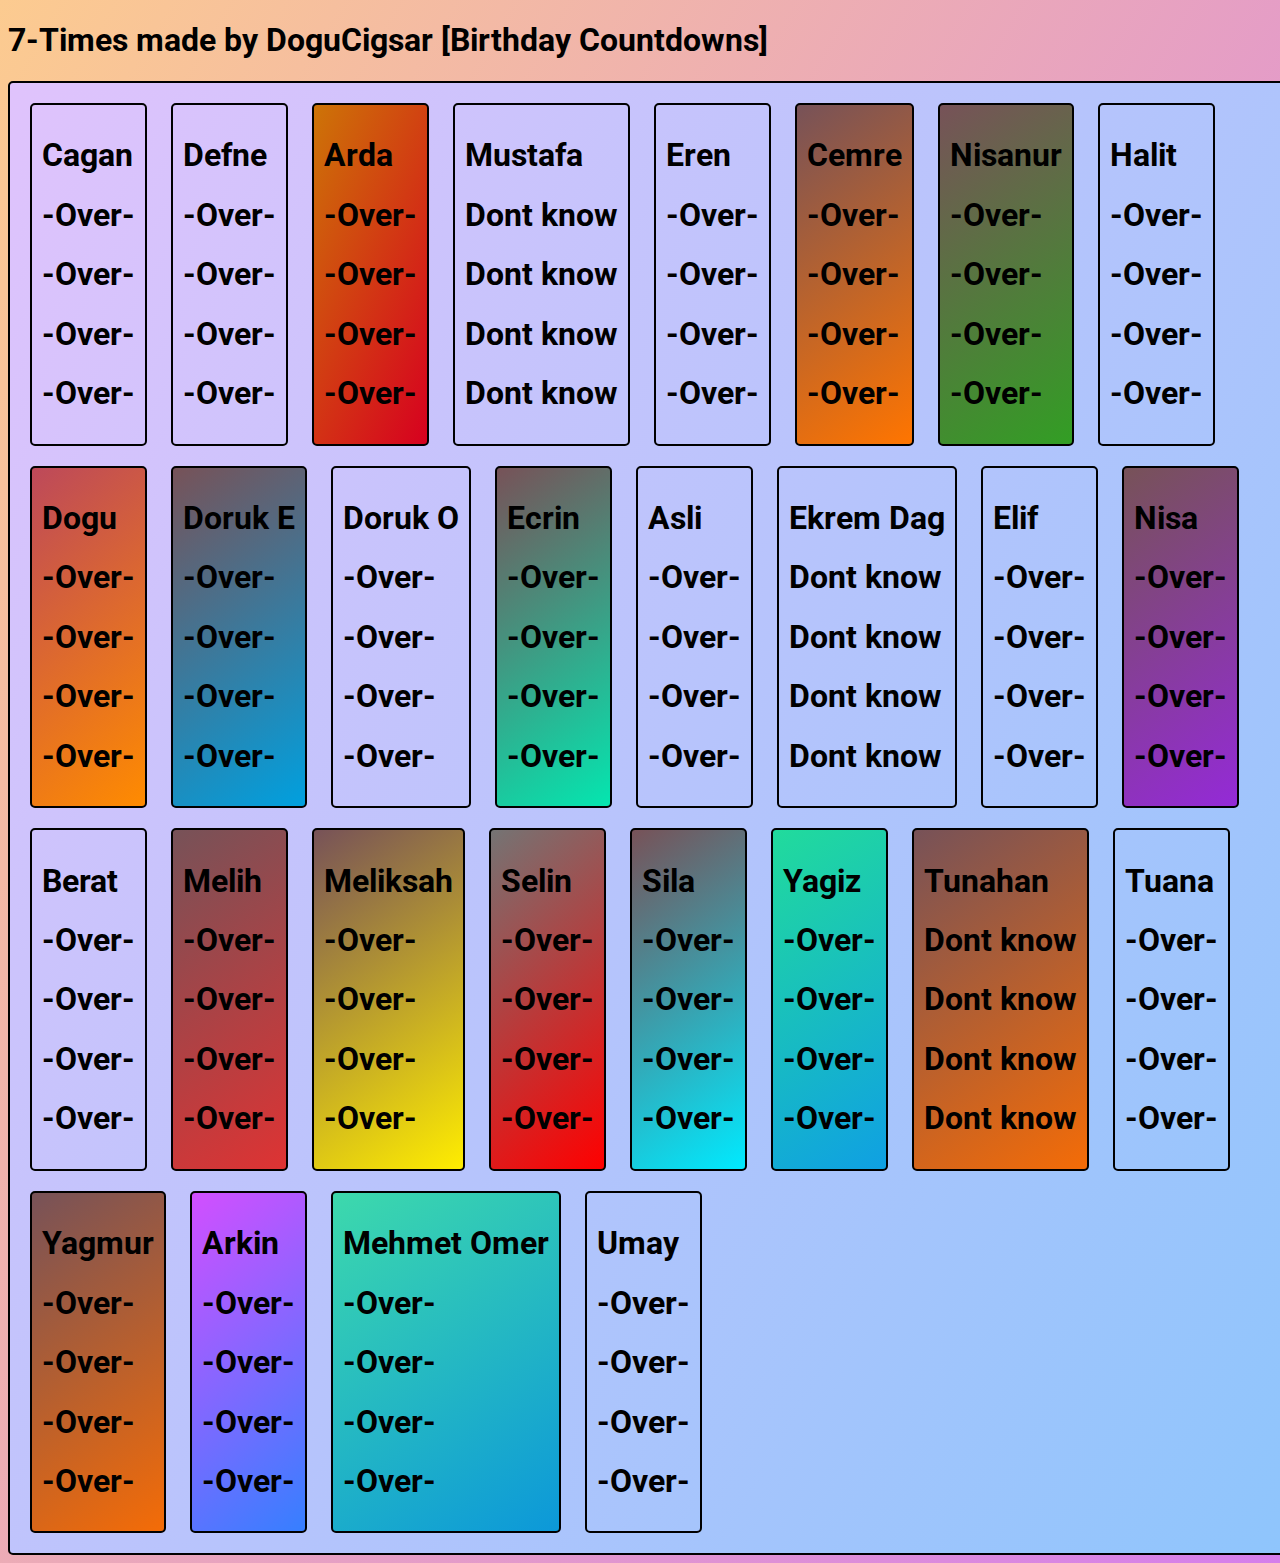
<file: birthday/index.html>
<!DOCTYPE html>
<html lang="en">
<head>
    <meta charset="UTF-8">
    <meta http-equiv="X-UA-Compatible" content="IE=edge">
    <meta name="viewport" content="width=device-width, initial-scale=1.0">
    <script src="./script.js"></script>
    <link rel="preconnect" href="https://fonts.googleapis.com">
<link rel="preconnect" href="https://fonts.gstatic.com" crossorigin>
<link href="https://fonts.googleapis.com/css2?family=Roboto&display=swap" rel="stylesheet">
<link rel="stylesheet" href="./style.css">
    <title>Project Ocean</title>
    <link rel="icon" type="image/x-icon" href="../favicon.png">
</head>
<body> 
    <h1>7-Times made by DoguCigsar [Birthday Countdowns]</h1>
    <div class="container">
        <div class="cagan">
            <h1>    Cagan</h1>
            <h1 id="cagan-day" class="left-text">0</h1>
            <h1 id="cagan-hour" class="left-text">0</h1>
            <h1 id="cagan-minute" class="left-text">0</h1>
            <h1 id="cagan-second" class="left-text">0</h1>
        </div>
        <div class="defne">
            <h1>Defne</h1>
            <h1 id="defne-day" class="left-text">0</h1>
            <h1 id="defne-hour" class="left-text">0</h1>
            <h1 id="defne-minute" class="left-text">0</h1>
            <h1 id="defne-second" class="left-text">0</h1>
        </div>
        <div class="arda">
            <h1>Arda</h1>
            <h1 id="arda-day" class="left-text">0</h1>
            <h1 id="arda-hour" class="left-text">0</h1>
            <h1 id="arda-minute" class="left-text">0</h1>
            <h1 id="arda-second" class="left-text">0</h1>
        </div>
        <div class="mustafa">
            <h1>Mustafa</h1>
            <h1 id="mustafa-day" class="left-text">0</h1>
            <h1 id="mustafa-hour" class="left-text">0</h1>
            <h1 id="mustafa-minute" class="left-text">0</h1>
            <h1 id="mustafa-second" class="left-text">0</h1>
        </div>
        <div class="eren">
            <h1>Eren</h1>
            <h1 id="eren-day" class="left-text">0</h1>
            <h1 id="eren-hour" class="left-text">0</h1>
            <h1 id="eren-minute" class="left-text">0</h1>
            <h1 id="eren-second" class="left-text">0</h1>
        </div>
        <div class="cemre">
            <h1>Cemre</h1>
            <h1 id="cemre-day" class="left-text">0</h1>
            <h1 id="cemre-hour" class="left-text">0</h1>
            <h1 id="cemre-minute" class="left-text">0</h1>
            <h1 id="cemre-second" class="left-text">0</h1>
        </div>
        <div class="nisanur">
            <h1>Nisanur</h1>
            <h1 id="nisanur-day" class="left-text">0</h1>
            <h1 id="nisanur-hour" class="left-text">0</h1>
            <h1 id="nisanur-minute" class="left-text">0</h1>
            <h1 id="nisanur-second" class="left-text">0</h1>
        </div>
        <div class="halit">
            <h1>Halit</h1>
            <h1 id="halit-day" class="left-text">0</h1>
            <h1 id="halit-hour" class="left-text">0</h1>
            <h1 id="halit-minute" class="left-text">0</h1>
            <h1 id="halit-second" class="left-text">0</h1>
        </div>
        <div class="dogu">
            <h1>Dogu</h1>
            <h1 id="dogu-day" class="left-text">0</h1>
            <h1 id="dogu-hour" class="left-text">0</h1>
            <h1 id="dogu-minute" class="left-text">0</h1>
            <h1 id="dogu-second" class="left-text">0</h1>
        </div>
        <div class="doruk-e">
            <h1>Doruk E</h1>
            <h1 id="doruk-e-day" class="left-text">0</h1>
            <h1 id="doruk-e-hour" class="left-text">0</h1>
            <h1 id="doruk-e-minute" class="left-text">0</h1>
            <h1 id="doruk-e-second" class="left-text">0</h1>
        </div>
        <div class="doruk-o">
            <h1>Doruk O</h1>
            <h1 id="doruk-o-day" class="left-text">0</h1>
            <h1 id="doruk-o-hour" class="left-text">0</h1>
            <h1 id="doruk-o-minute" class="left-text">0</h1>
            <h1 id="doruk-o-second" class="left-text">0</h1>
        </div>
        <div class="ecrin">
            <h1>Ecrin</h1>
            <h1 id="ecrin-day" class="left-text">0</h1>
            <h1 id="ecrin-hour" class="left-text">0</h1>
            <h1 id="ecrin-minute" class="left-text">0</h1>
            <h1 id="ecrin-second" class="left-text">0</h1>
        </div>
        <div class="asli">
            <h1>Asli</h1>
            <h1 id="asli-day" class="left-text">0</h1>
            <h1 id="asli-hour" class="left-text">0</h1>
            <h1 id="asli-minute" class="left-text">0</h1>
            <h1 id="asli-second" class="left-text">0</h1>
        </div>
        <div class="ekremdag">
            <h1>Ekrem Dag</h1>
            <h1 id="ekremdag-day" class="left-text">0</h1>
            <h1 id="ekremdag-hour" class="left-text">0</h1>
            <h1 id="ekremdag-minute" class="left-text">0</h1>
            <h1 id="ekremdag-second" class="left-text">0</h1>
        </div>
        <div class="elif">
            <h1>    Elif</h1>
            <h1 id="elif-day" class="left-text">0</h1>
            <h1 id="elif-hour" class="left-text">0</h1>
            <h1 id="elif-minute" class="left-text">0</h1>
            <h1 id="elif-second" class="left-text">0</h1>
        </div>
        <div class="nisa">
            <h1>    Nisa</h1>
            <h1 id="nisa-day" class="left-text">0</h1>
            <h1 id="nisa-hour" class="left-text">0</h1>
            <h1 id="nisa-minute" class="left-text">0</h1>
            <h1 id="nisa-second" class="left-text">0</h1>
        </div>
        <div class="berat">
            <h1>    Berat</h1>
            <h1 id="berat-day" class="left-text">0</h1>
            <h1 id="berat-hour" class="left-text">0</h1>
            <h1 id="berat-minute" class="left-text">0</h1>
            <h1 id="berat-second" class="left-text">0</h1>
        </div>
        <div class="melih">
            <h1>    Melih</h1>
            <h1 id="melih-day" class="left-text">0</h1>
            <h1 id="melih-hour" class="left-text">0</h1>
            <h1 id="melih-minute" class="left-text">0</h1>
            <h1 id="melih-second" class="left-text">0</h1>
        </div>
        <div class="meliksah">
            <h1>    Meliksah</h1>
            <h1 id="meliksah-day" class="left-text">0</h1>
            <h1 id="meliksah-hour" class="left-text">0</h1>
            <h1 id="meliksah-minute" class="left-text">0</h1>
            <h1 id="meliksah-second" class="left-text">0</h1>
        </div>
        <div class="selin">
            <h1>    Selin</h1>
            <h1 id="selin-day" class="left-text">0</h1>
            <h1 id="selin-hour" class="left-text">0</h1>
            <h1 id="selin-minute" class="left-text">0</h1>
            <h1 id="selin-second" class="left-text">0</h1>
        </div>
        <div class="sila">
            <h1>    Sila</h1>
            <h1 id="sila-day" class="left-text">0</h1>
            <h1 id="sila-hour" class="left-text">0</h1>
            <h1 id="sila-minute" class="left-text">0</h1>
            <h1 id="sila-second" class="left-text">0</h1>
        </div>
        <div class="yagiz">
            <h1>    Yagiz</h1>
            <h1 id="yagiz-day" class="left-text">0</h1>
            <h1 id="yagiz-hour" class="left-text">0</h1>
            <h1 id="yagiz-minute" class="left-text">0</h1>
            <h1 id="yagiz-second" class="left-text">0</h1>
        </div>
        <div class="tunahan">
            <h1>    Tunahan</h1>
            <h1 id="tunahan-day" class="left-text">0</h1>
            <h1 id="tunahan-hour" class="left-text">0</h1>
            <h1 id="tunahan-minute" class="left-text">0</h1>
            <h1 id="tunahan-second" class="left-text">0</h1>
        </div>
        <div class="tuana">
            <h1>    Tuana</h1>
            <h1 id="tuana-day" class="left-text">0</h1>
            <h1 id="tuana-hour" class="left-text">0</h1>
            <h1 id="tuana-minute" class="left-text">0</h1>
            <h1 id="tuana-second" class="left-text">0</h1>
        </div>
        <div class="yagmur">
            <h1>    Yagmur</h1>
            <h1 id="yagmur-day" class="left-text">0</h1>
            <h1 id="yagmur-hour" class="left-text">0</h1>
            <h1 id="yagmur-minute" class="left-text">0</h1>
            <h1 id="yagmur-second" class="left-text">0</h1>
        </div>
        <div class="arkin">
            <h1>    Arkin</h1>
            <h1 id="arkin-day" class="left-text">0</h1>
            <h1 id="arkin-hour" class="left-text">0</h1>
            <h1 id="arkin-minute" class="left-text">0</h1>
            <h1 id="arkin-second" class="left-text">0</h1>
        </div>
        <div class="mehmet">
            <h1>    Mehmet Omer</h1>
            <h1 id="mehmet-day" class="left-text">0</h1>
            <h1 id="mehmet-hour" class="left-text">0</h1>
            <h1 id="mehmet-minute" class="left-text">0</h1>
            <h1 id="mehmet-second" class="left-text">0</h1>
        </div>
        <div class="umay">
            <h1>    Umay</h1>
            <h1 id="umay-day" class="left-text">0</h1>
            <h1 id="umay-hour" class="left-text">0</h1>
            <h1 id="umay-minute" class="left-text">0</h1>
            <h1 id="umay-second" class="left-text">0</h1>
        </div>
    </div>
    
</body>
</html>
</file>
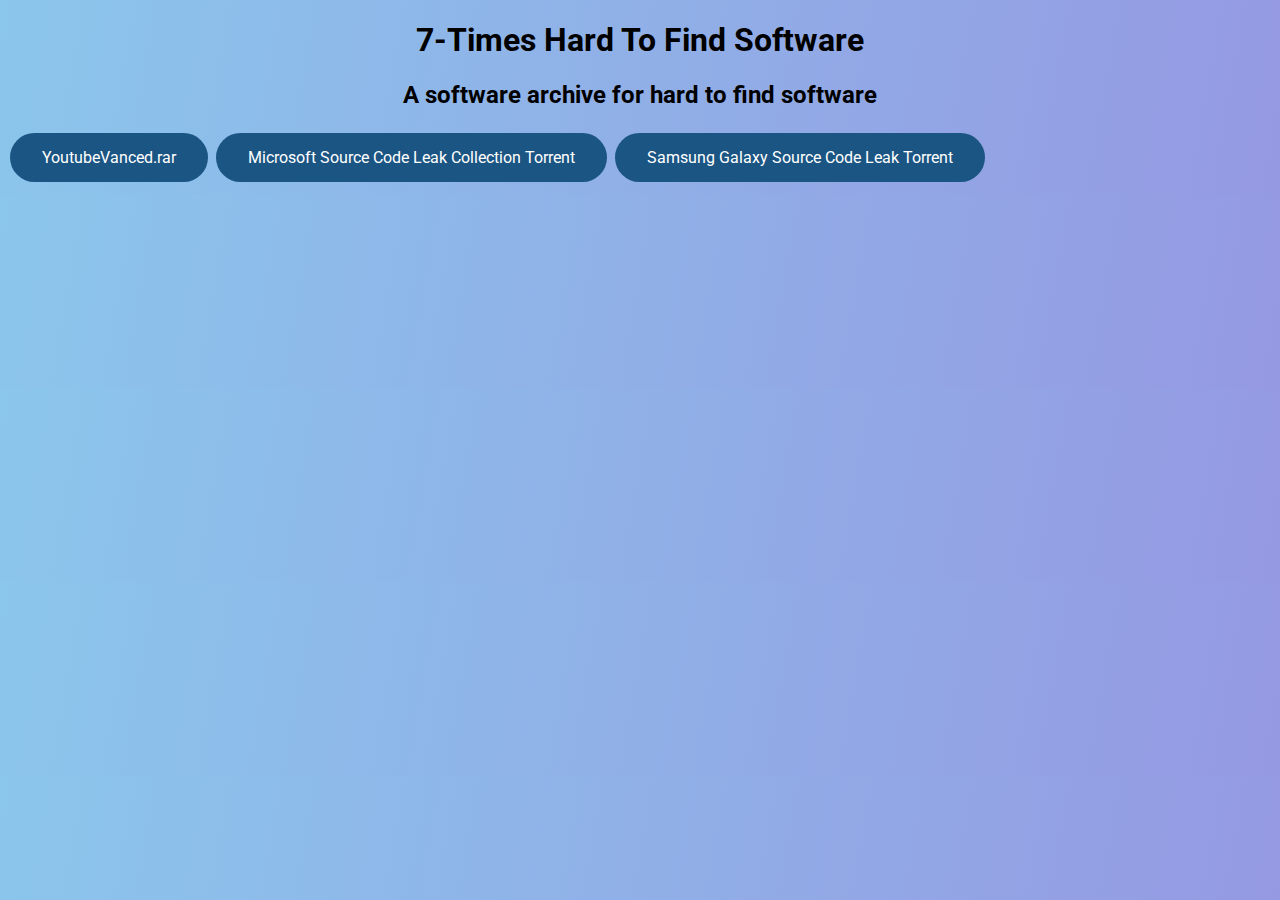
<file: hardToFindSoftware/index.html>
<!DOCTYPE html>
<html lang="en">
<head>
    <meta charset="UTF-8">
    <meta http-equiv="X-UA-Compatible" content="IE=edge">
    <meta name="viewport" content="width=device-width, initial-scale=1.0">
    <link rel="stylesheet" href="./style.css">
    <link rel="preconnect" href="https://fonts.googleapis.com">
    <link rel="preconnect" href="https://fonts.gstatic.com" crossorigin>
    <link href="https://fonts.googleapis.com/css2?family=Roboto&display=swap" rel="stylesheet">
    <title>7-Times Hard To Find Software</title>
    <link rel="icon" type="image/x-icon" href="../favicon.png">
</head>
<body>
    <div class="title">
        <h1>7-Times Hard To Find Software</h1>
        <h2>A software archive for hard to find software</h2>
    </div>
    <a href="./YouTubeVanced.rar" download><button class="button">YoutubeVanced.rar</button></a>
    <a href="./microsoftSrcLeakCollection.torrent" download><button class="button">Microsoft Source Code Leak Collection Torrent</button></a>
    <a href="./SAMSUNG_LEAK.torrent" download><button class="button">Samsung Galaxy Source Code Leak Torrent</button></a>
</body>
</html>
</file>
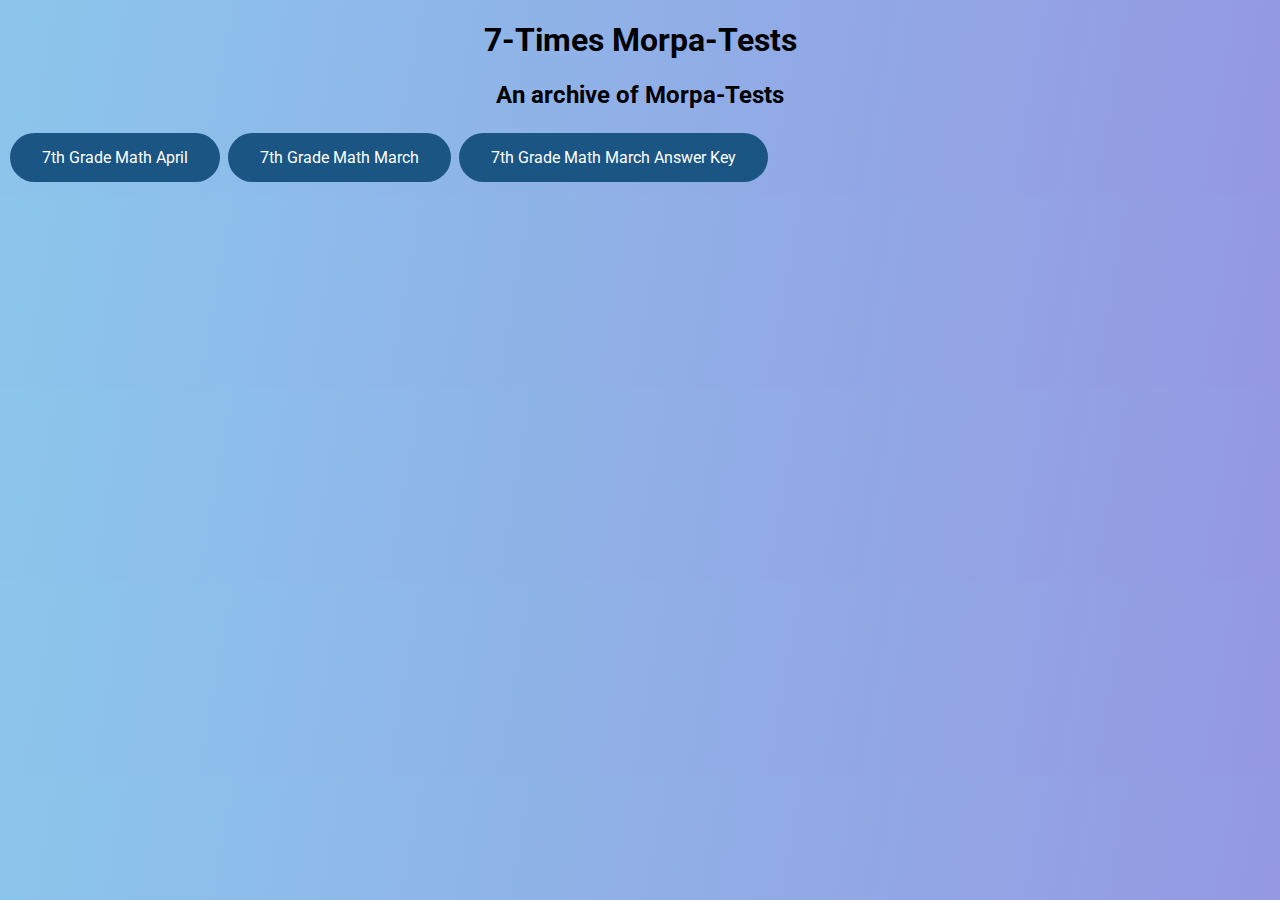
<file: MorpaTests/index.html>
<!DOCTYPE html>
<html lang="en">
<head>
    <meta charset="UTF-8">
    <meta http-equiv="X-UA-Compatible" content="IE=edge">
    <meta name="viewport" content="width=device-width, initial-scale=1.0">
    <link rel="stylesheet" href="./style.css">
    <link rel="preconnect" href="https://fonts.googleapis.com">
    <link rel="preconnect" href="https://fonts.gstatic.com" crossorigin>
    <link href="https://fonts.googleapis.com/css2?family=Roboto&display=swap" rel="stylesheet">
    <title>7-Times Morpa-Tests</title>
    <link rel="icon" type="image/x-icon" href="../favicon.png">
</head>
<body>
    <div class="title">
        <h1>7-Times Morpa-Tests</h1>
        <h2>An archive of Morpa-Tests</h2>
    </div>
    <a href="./7-Math-Apr/MK-MS-sorukagidi-matematik_s7nisan_2_22.pdf" download><button class="button">7th Grade Math April</button></a>
    <a href="./7-Math-March/MK-MS-sorukagidi-matematik_s7mart_2_22.pdf" download><button class="button">7th Grade Math March</button></a>
    <a href="./7-Math-March/MK-MS-cevapanahtar-matematik_s7mart_2_22.pdf" download><button class="button">7th Grade Math March Answer Key</button></a>
</body>
</html>
</file>
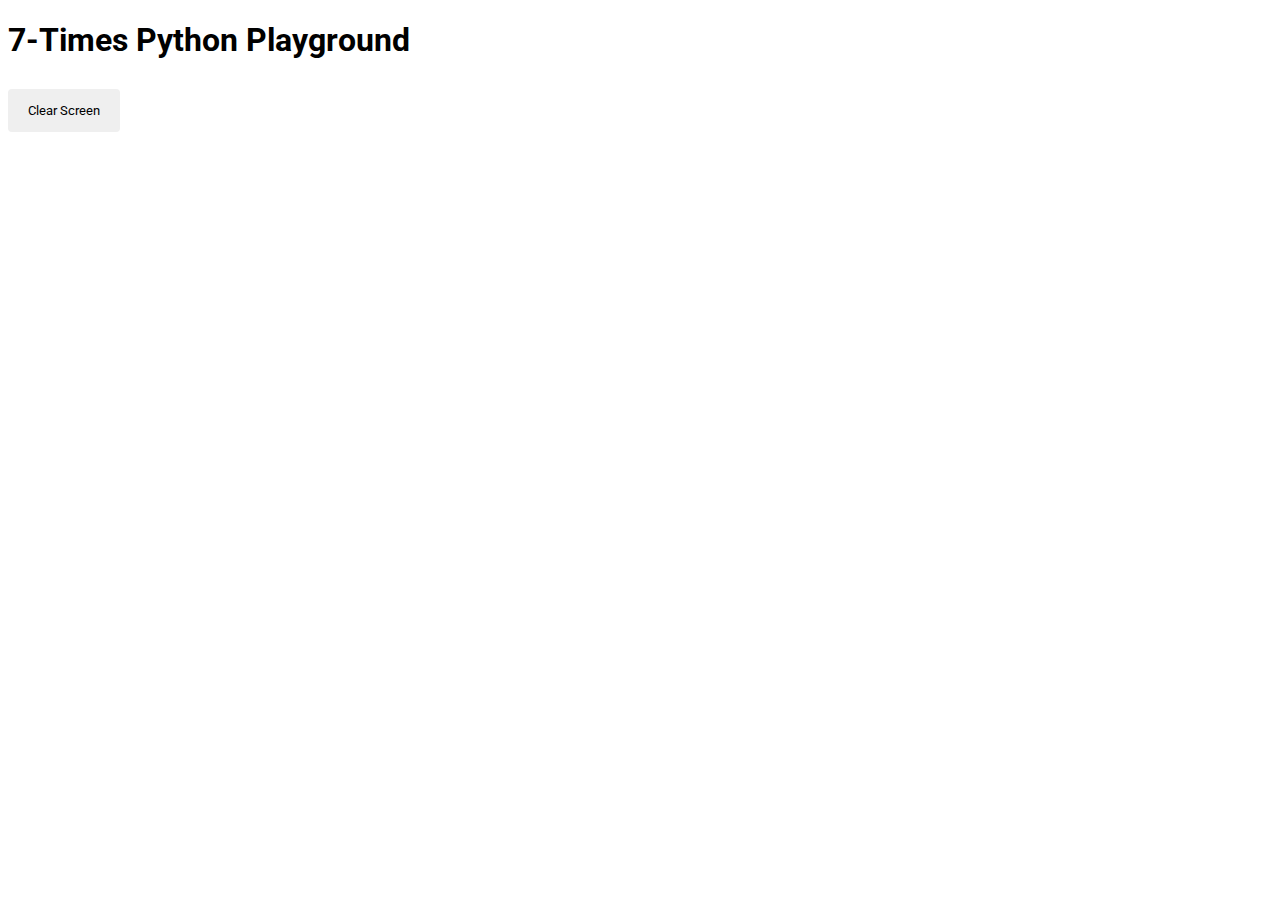
<file: python-playground/index.html>
<!DOCTYPE html>
<html lang="en">
<head>
    <meta charset="UTF-8">
    <meta http-equiv="X-UA-Compatible" content="IE=edge">
    <meta name="viewport" content="width=device-width, initial-scale=1.0">
    <title>7-Times Python Playground</title>
    <link rel="preconnect" href="https://fonts.googleapis.com">
    <link rel="preconnect" href="https://fonts.gstatic.com" crossorigin>
    <link href="https://fonts.googleapis.com/css2?family=Roboto&display=swap" rel="stylesheet">
    <link rel="icon" type="image/x-icon" href="../favicon.png">
    <script defer src="https://pyscript.net/alpha/pyscript.js"></script>
     <link rel="stylesheet" href="./style.css" />
     <script src="./script.js"></script>
</head>
<body>
    <h1>7-Times Python Playground</h1>
    <py-repl output="out"></py-repl>
    <div id="out"></div>
    <button onClick="clearScreen()">Clear Screen</button>
</body>
</html>
</file>
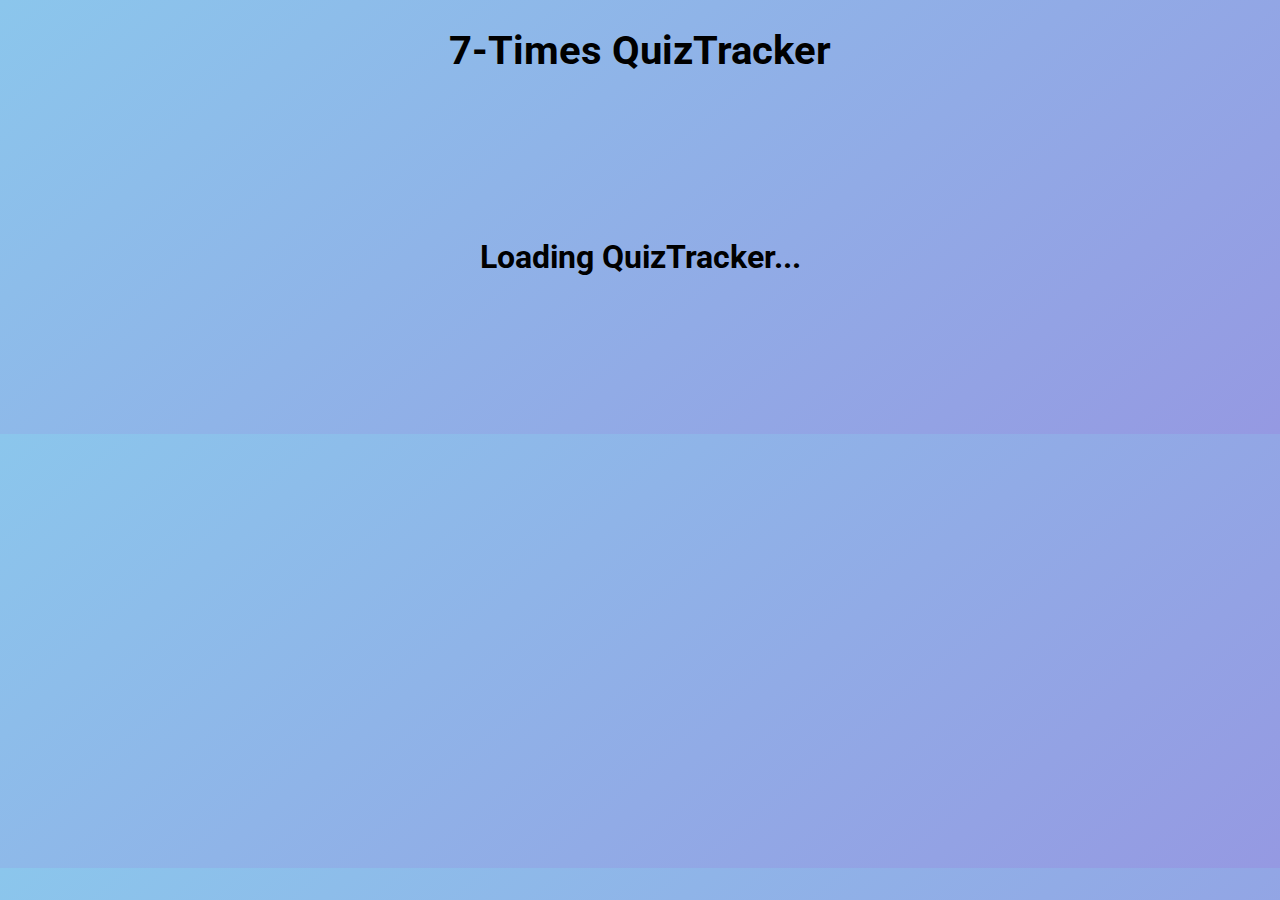
<file: quizTracker/index.html>
<!DOCTYPE html>
<html lang="en">
<head>
    <meta charset="UTF-8">
    <meta http-equiv="X-UA-Compatible" content="IE=edge">
    <meta name="viewport" content="width=device-width, initial-scale=1.0">
    <script src="./script.js"></script>
    <link rel="stylesheet" href="./style.css">
    <link rel="preconnect" href="https://fonts.googleapis.com">
    <link rel="preconnect" href="https://fonts.gstatic.com" crossorigin>
    <link href="https://fonts.googleapis.com/css2?family=Roboto&display=swap" rel="stylesheet">
    <title>7-Times QuizTracker</title>
    <link rel="icon" type="image/x-icon" href="../favicon.png">
</head>
<body>
    <h1 class="title">7-Times QuizTracker</h1>
    <div class="quizTracker">
        <h1 class="quiz" id="loading">Loading QuizTracker...</h1>
        <h1 class="quiz" id="quiz1"></h1>
        <h1 class="quiz" id="quiz2"></h1>
        <h1 class="quiz" id="quiz3"></h1>
    </div>
    
</body>
</html>
</file>
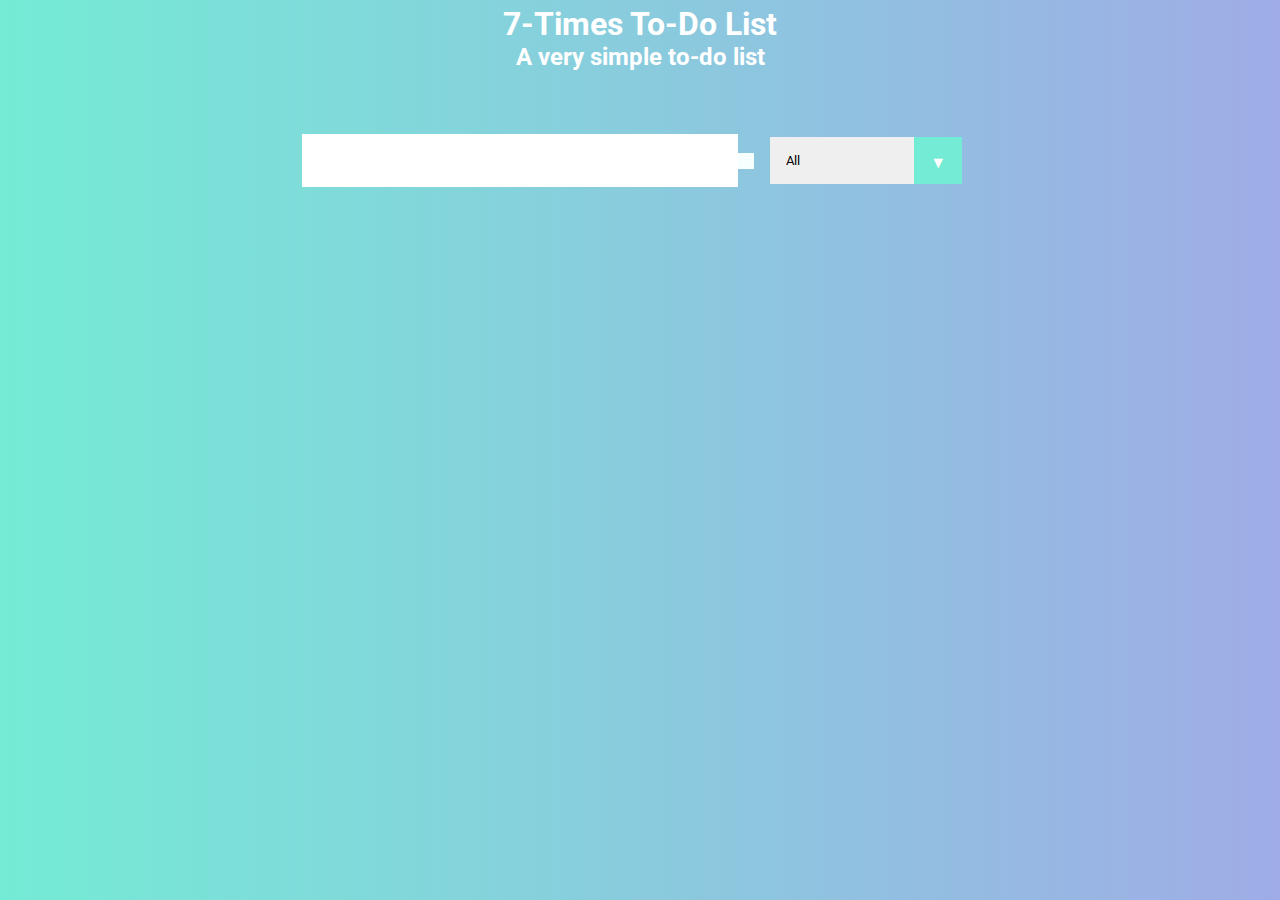
<file: to-do-app/index.html>
<!DOCTYPE html>
<html lang="en">
  <head>
    <meta charset="UTF-8" />
    <meta name="viewport" content="width=device-width, initial-scale=1.0" />
    <title>7-Times To-Do List</title>
    <link
      href="https://fonts.googleapis.com/css?family=Poppins&display=swap"
      rel="stylesheet"
    />
    <link
      rel="stylesheet"
      href="https://cdnjs.cloudflare.com/ajax/libs/font-awesome/5.12.1/css/all.min.css"
      integrity="sha256-mmgLkCYLUQbXn0B1SRqzHar6dCnv9oZFPEC1g1cwlkk="
      crossorigin="anonymous"
    />
    <link rel="stylesheet" href="./style.css" />
    <link rel="preconnect" href="https://fonts.googleapis.com">
    <link rel="preconnect" href="https://fonts.gstatic.com" crossorigin>
    <link href="https://fonts.googleapis.com/css2?family=Roboto&display=swap" rel="stylesheet">
    <link rel="icon" type="image/x-icon" href="../favicon.png">
  </head>
  <body>
    <div class="title">
      <h1>7-Times To-Do List</h1>
      <h2>A very simple to-do list</h2>
  </div>
    <form>
      <input type="text" class="todo-input" />
      <button class="todo-button" type="submit">
        <i class="fas fa-plus-square"></i>
      </button>
      <div class="select">
        <select name="todos" class="filter-todo">
          <option value="all">All</option>
          <option value="completed">Completed</option>
          <option value="uncompleted">Uncompleted</option>
        </select>
      </div>
    </form>
    <div class="todo-container">
      <ul class="todo-list"></ul>
    </div>

    <script src="./app.js"></script>
  </body>
</html>
</file>
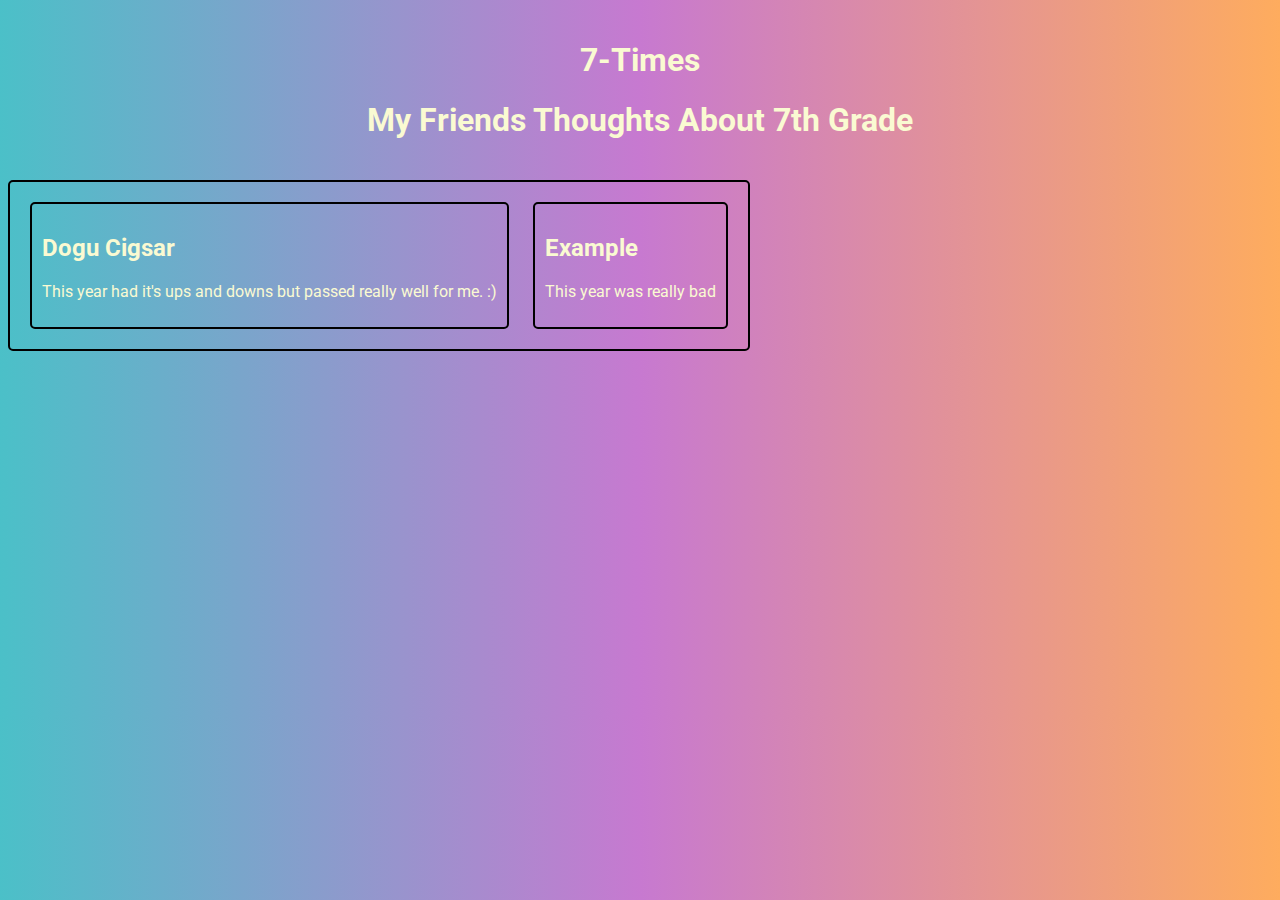
<file: year-end-thoughts/index.html>
<!DOCTYPE html>
<html lang="en">
<head>
    <meta charset="UTF-8">
    <meta http-equiv="X-UA-Compatible" content="IE=edge">
    <meta name="viewport" content="width=device-width, initial-scale=1.0">
    <link rel="stylesheet" href="./style.css">
    <link rel="preconnect" href="https://fonts.googleapis.com">
    <link rel="preconnect" href="https://fonts.gstatic.com" crossorigin>
    <link href="https://fonts.googleapis.com/css2?family=Roboto&display=swap" rel="stylesheet">
    <link rel="icon" type="image/x-icon" href="../favicon.png">
    <title>7-Times My Friends Thoughts About 7th Grade</title>
</head>
<body>
    <div class="title">
        <h1>7-Times</h1>
        <h1>My Friends Thoughts About 7th Grade</h1>
    </div>
    <div class="thoughts">
        <div class="dogucigsar">
            <h2>Dogu Cigsar</h2>
            <p>
               This year had it's ups and downs but passed really well for me. :)
            </p>
        </div>
        <div class="nonexistant">
            <h2>Example</h2>
            <p>
               This year was really bad
            </p>
        </div>
    </div>
</body>
</html>
</file>
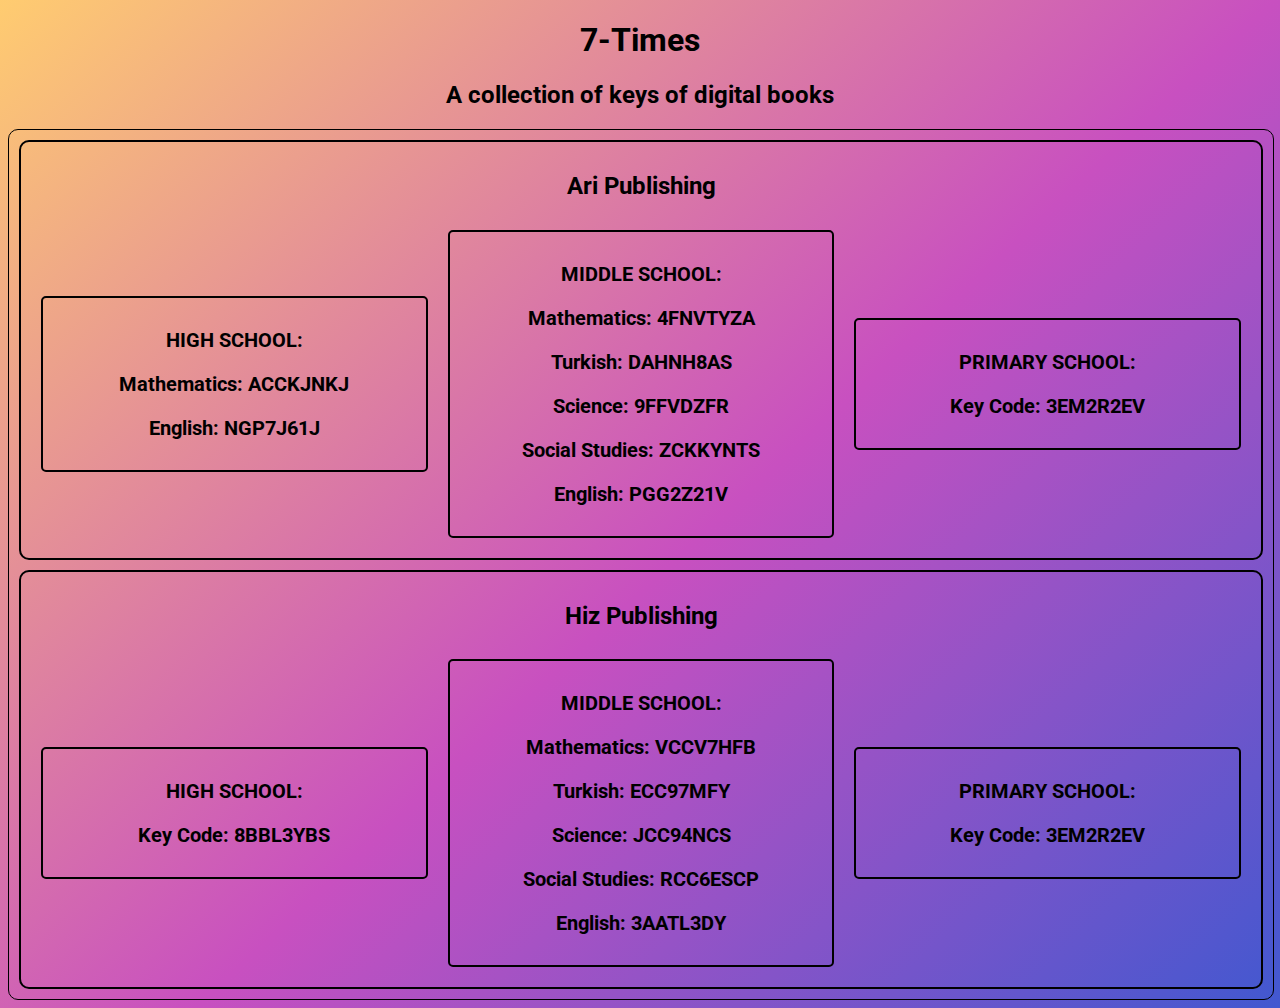
<file: z-book-keys/index.html>
<!DOCTYPE html>
<html lang="en">
<head>
    <meta charset="UTF-8">
    <meta http-equiv="X-UA-Compatible" content="IE=edge">
    <meta name="viewport" content="width=device-width, initial-scale=1.0">
    <link rel="stylesheet" href="./style.css">
    <link rel="preconnect" href="https://fonts.googleapis.com">
    <link rel="preconnect" href="https://fonts.gstatic.com" crossorigin>
    <link href="https://fonts.googleapis.com/css2?family=Roboto&display=swap" rel="stylesheet">
    <title>7-Times Z-Book Keys</title>
    <link rel="icon" type="image/x-icon" href="../favicon.png">
</head>
<body>
    <div class="title">
        <h1>7-Times</h1>
        <h2>A collection of keys of digital books</h2>
    </div>
    <div class="keys">
        <div class="key-div">
            <h2 class="key">Ari Publishing</h2>
            <div class="key-texts">
                <div class="key-level">
                    <p>HIGH SCHOOL:</p>
                    <div>
                        <p>Mathematics: ACCKJNKJ</p>
                    </div>
                    <div>
                        <p>English: NGP7J61J</p>
                    </div>
                </div>
                <div class="key-level">
                    <p>MIDDLE SCHOOL:</p>
                    <div>
                        <p>Mathematics: 4FNVTYZA</p>
                    </div>
                    <div>
                        <p>Turkish: DAHNH8AS</p>
                    </div>
                    <div>
                        <p>Science: 9FFVDZFR</p>
                    </div>
                    <div>
                        <p>Social Studies: ZCKKYNTS</p>
                    </div>
                    <div>
                        <p>English: PGG2Z21V</p>
                    </div>
                </div>
                <div class="key-level">
                    <p>PRIMARY SCHOOL:</p>
                    <div>
                        <p>Key Code: 3EM2R2EV</p>
                    </div>
                </div>
            </div>
        </div>
        <div class="key-div">
            <h2 class="key">Hiz Publishing</h2>
            <div class="key-texts">
                <div class="key-level">
                    <p>HIGH SCHOOL:</p>
                    <div>
                        <p>Key Code: 8BBL3YBS</p>
                    </div>
                </div>
                <div class="key-level">
                    <p>MIDDLE SCHOOL:</p>
                    <div>
                        <p>Mathematics: VCCV7HFB</p>
                    </div>
                    <div>
                        <p>Turkish: ECC97MFY</p>
                    </div>
                    <div>
                        <p>Science: JCC94NCS</p>
                    </div>
                    <div>
                        <p>Social Studies: RCC6ESCP</p>
                    </div>
                    <div>
                        <p>English: 3AATL3DY</p>
                    </div>
                </div>
                <div class="key-level">
                    <p>PRIMARY SCHOOL:</p>
                    <div>
                        <p>Key Code: 3EM2R2EV</p>
                    </div>
                </div>
            </div>
        </div>
    </div>
</body>
</html>
</file>
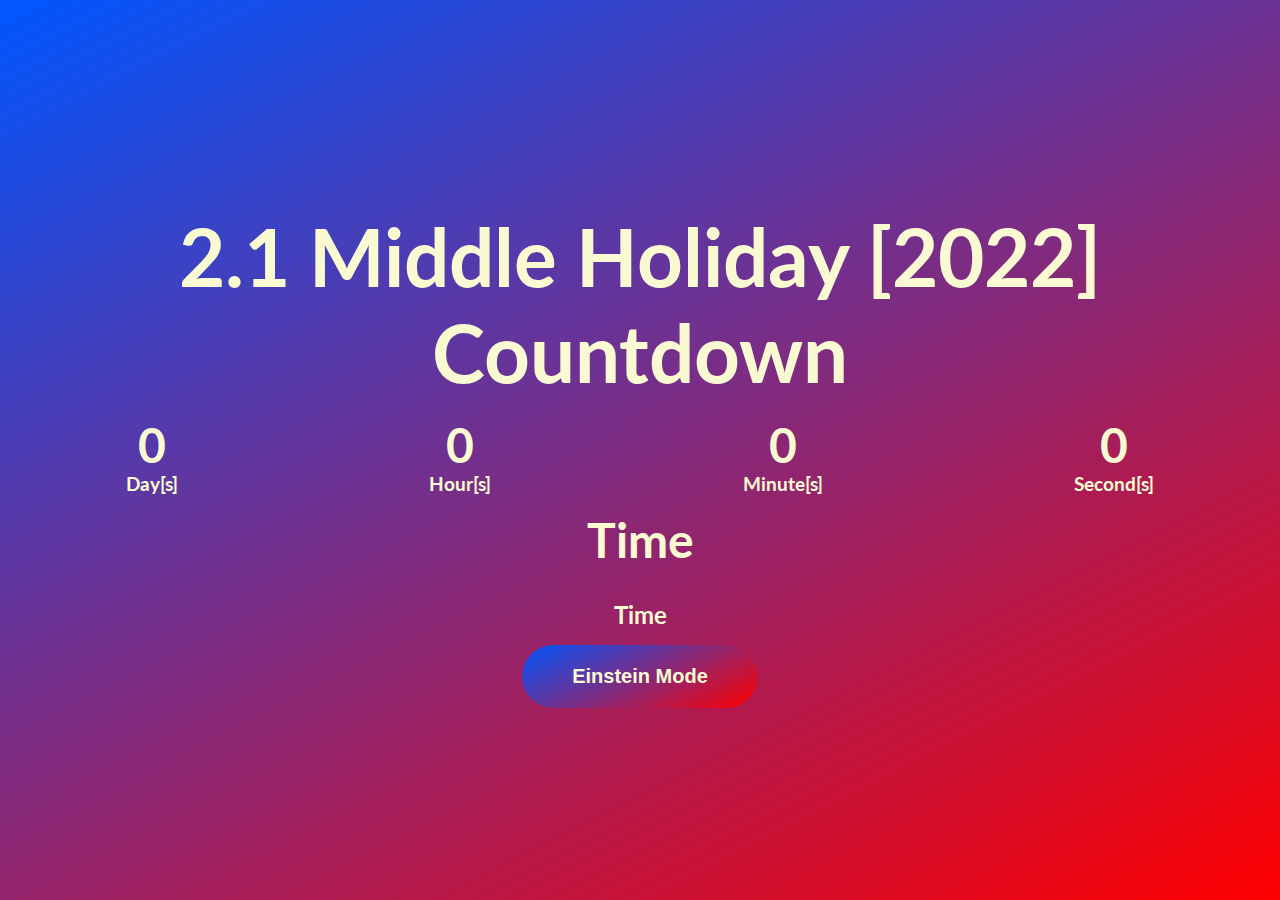
<file: countdowns/21-Holiday-Countdown/index.html>
<!DOCTYPE html>
<html lang="en">
    <head>
        <meta charset="UTF-8">
        <meta http-equiv="X-UA-Compatible" content="IE=edge">
        <meta name="viewport" content="width=device-width, initial-scale=1.0">
        <title>2.1 Middle Holiday [2022] by DoguCigsar</title>
        <link rel="stylesheet" href="./style.css"/>
        <link rel="preconnect" href="https://fonts.googleapis.com">
        <link href="https://fonts.googleapis.com/css2?family=Lato&display=swap" rel="stylesheet">
        <link rel="icon" type="image/x-icon" href="../favicon.png">
        </head>
    <body>
        <section class="countdown">
            <div>
                <h2 class="center-text">2.1 Middle Holiday [2022] Countdown</h2>
                <div class="count-down">
                    <div class="container-day">
                        <h3 class="day">0</h3>
                        <h3>Day[s]</h3>
                    </div>
                    <div class="container-hour">
                        <h3 class="hour">0</h3>
                        <h3>Hour[s]</h3>
                    </div>
                    <div class="container-minute">
                        <h3 class="minute">0</h3>
                        <h3>Minute[s]</h3>
                    </div>
                    <div class="container-second">
                        <h3 class="second">0</h3>
                        <h3>Second[s]</h3>
                    </div>
                </div>
                <div class="now">
                  <h2 class="time">Time</h2>
                  <h2 class="date">Time</h2>
                </div>
                <div>
                    <a href="./einsteinMode/index.html"><button class="einstein-button">Einstein Mode</button></a>
                    
                </div>
            </div>
        </section>
        <script src="./script.js"></script>
    </body>
</html>
</file>
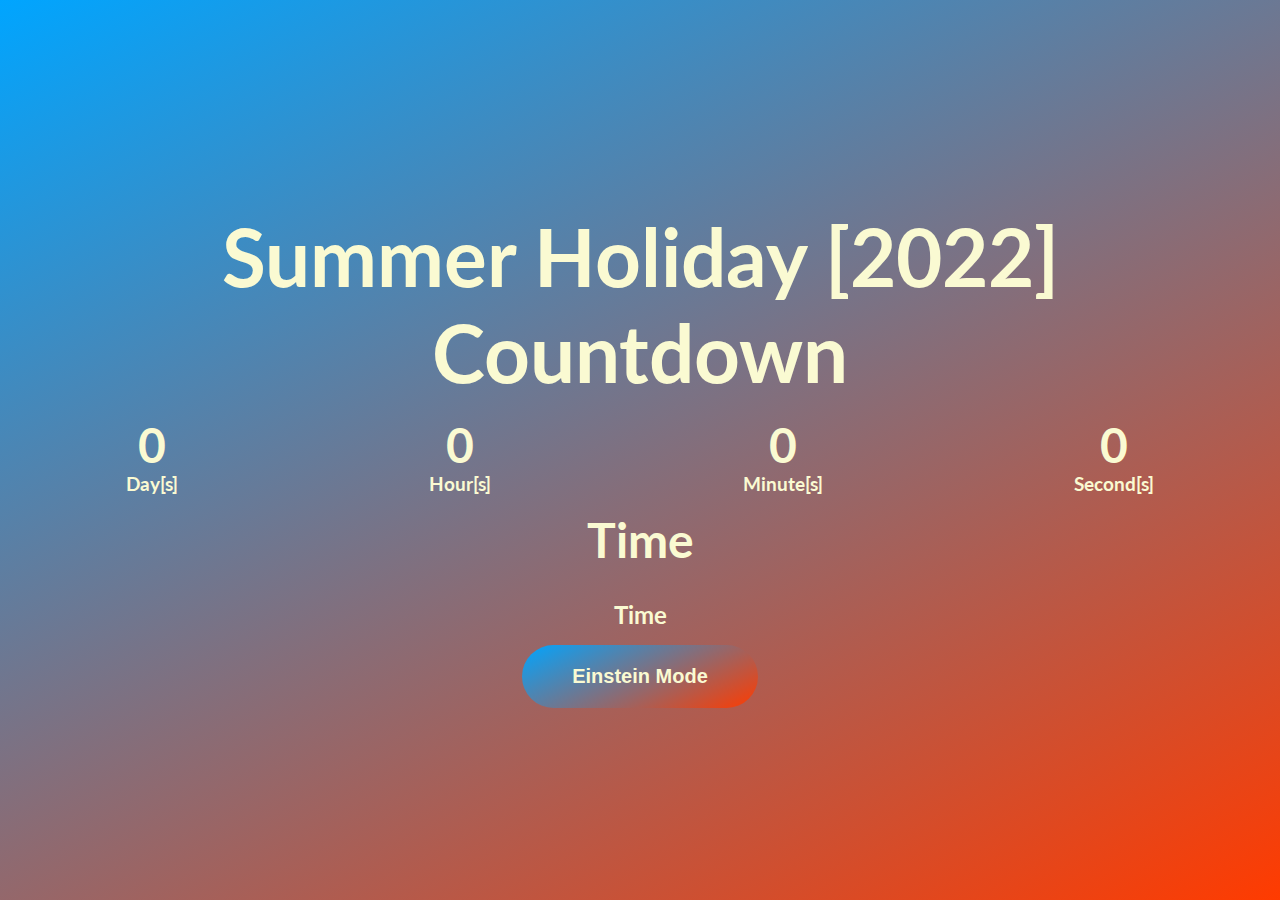
<file: countdowns/summer-countdown/index.html>
<!DOCTYPE html>
<html lang="en">
    <head>
        <meta charset="UTF-8">
        <meta http-equiv="X-UA-Compatible" content="IE=edge">
        <meta name="viewport" content="width=device-width, initial-scale=1.0">
        <title>Summer Holiday [2022] by DoguCigsar</title>
        <link rel="stylesheet" href="./style.css"/>
        <link rel="preconnect" href="https://fonts.googleapis.com">
        <link href="https://fonts.googleapis.com/css2?family=Lato&display=swap" rel="stylesheet">
        <link rel="icon" type="image/x-icon" href="/favicon.png">
        </head>
    <body>
        <section class="countdown">
            <div>
                <h2 class="center-text">Summer Holiday [2022] Countdown</h2>
                <div class="count-down">
                    <div class="container-day">
                        <h3 class="day">0</h3>
                        <h3>Day[s]</h3>
                    </div>
                    <div class="container-hour">
                        <h3 class="hour">0</h3>
                        <h3>Hour[s]</h3>
                    </div>
                    <div class="container-minute">
                        <h3 class="minute">0</h3>
                        <h3>Minute[s]</h3>
                    </div>
                    <div class="container-second">
                        <h3 class="second">0</h3>
                        <h3>Second[s]</h3>
                    </div>
                </div>
                <div class="now">
                  <h2 class="time">Time</h2>
                  <h2 class="date">Time</h2>
                </div>
                <div>
                    <a href="./einsteinMode/index.html"><button class="einstein-button">Einstein Mode</button></a>
                    
                </div>
            </div>
        </section>
        <script src="./script.js"></script>
    </body>
</html>
</file>
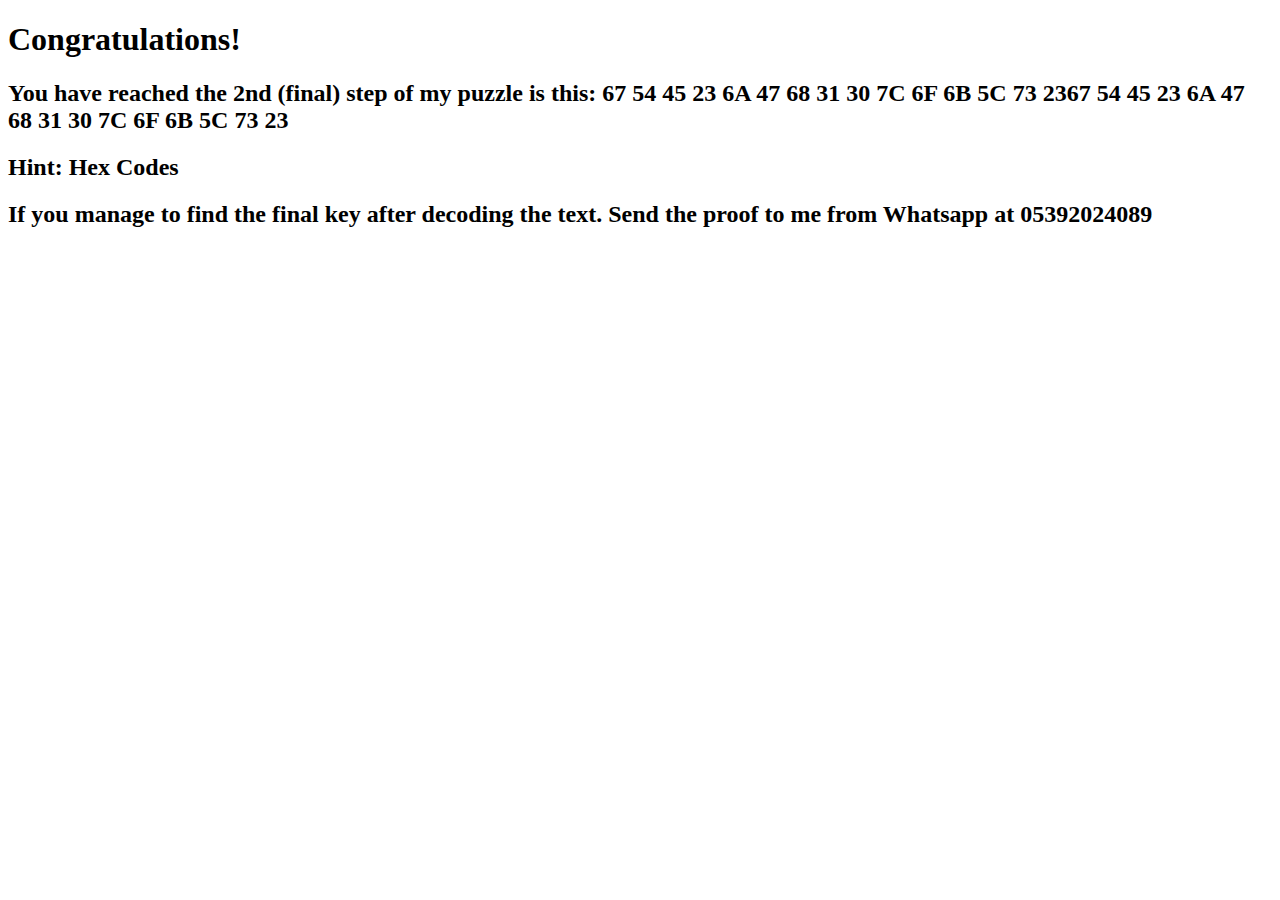
<file: puzzles/first-test/index.html>
<!DOCTYPE html>
<html lang="en">
<head>
    <meta charset="UTF-8">
    <meta http-equiv="X-UA-Compatible" content="IE=edge">
    <meta name="viewport" content="width=device-width, initial-scale=1.0">
    <title>Puzzle Step 2</title>
</head>
<body>
    <h1>Congratulations!</h1>
    <h2>You have reached the 2nd (final) step of my puzzle is this: 67 54 45 23 6A 47 68 31 30 7C 6F 6B 5C 73 2367 54 45 23 6A 47 68 31 30 7C 6F 6B 5C 73 23</h2>
    <h2>Hint: Hex Codes</h2>
    <h2>If you manage to find the final key after decoding the text. Send the proof to me from Whatsapp at 05392024089</h2>
</body>
</html>
</file>
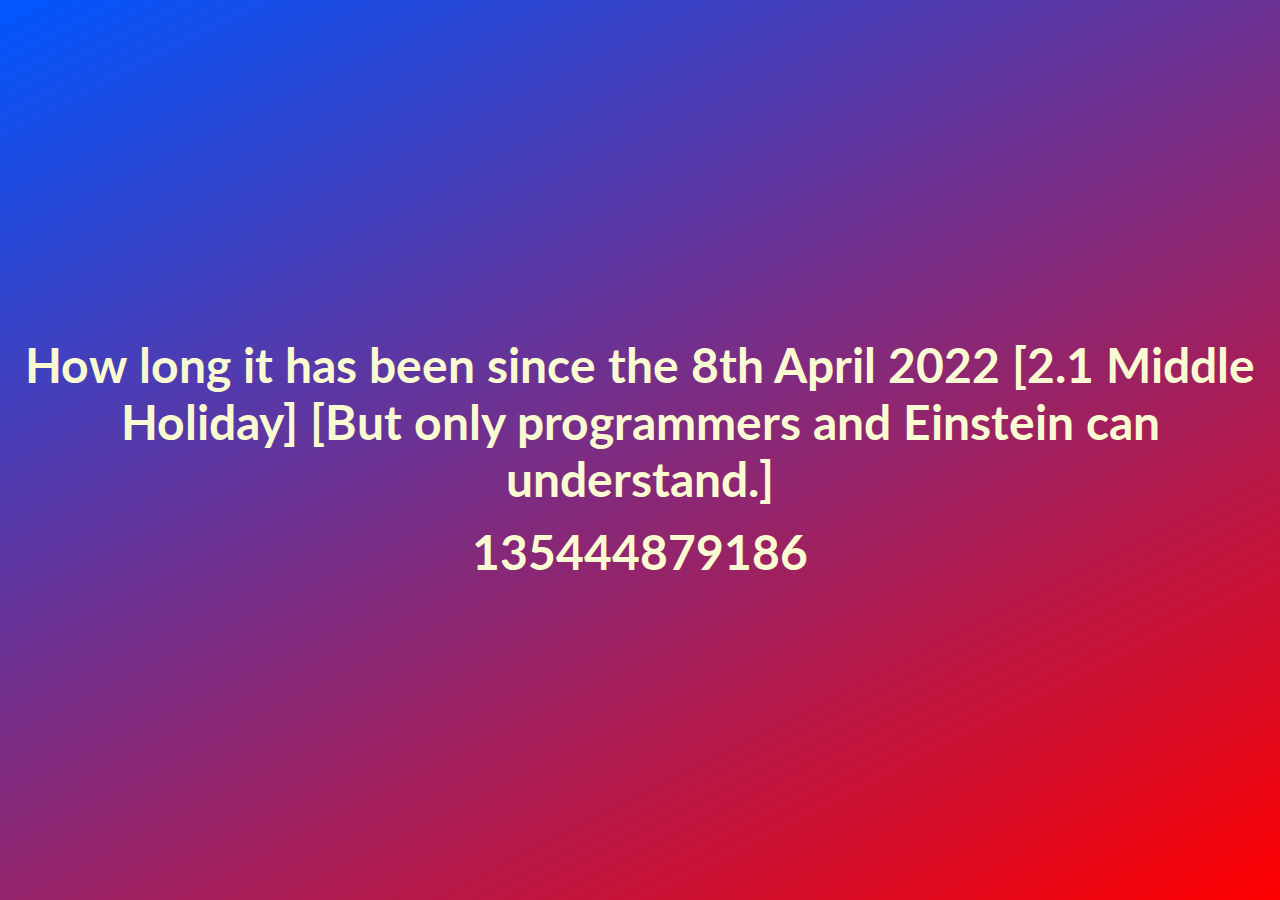
<file: countdowns/21-Holiday-Countdown/einsteinMode/index.html>
<!DOCTYPE html>
<html lang="en">
    <head>
        <meta charset="UTF-8">
        <meta http-equiv="X-UA-Compatible" content="IE=edge">
        <meta name="viewport" content="width=device-width, initial-scale=1.0">
        <title>Einstein Mode 2.1 Middle Holiday [2022] by DoguCigsar</title>
        <link rel="stylesheet" href="./style.css"/>
        <link rel="preconnect" href="https://fonts.googleapis.com">
        <link href="https://fonts.googleapis.com/css2?family=Lato&display=swap" rel="stylesheet">
        </head>
    <body>
        <section class="countdown">
            <div>
                <h2 class="center-text">Einstein Mode</h2>
                <div class="count-down">
                    <div class="container-day">
                        <h3 class="einstein">0</h3>
                    </div>
                </div>
            </div>
        </section>
        <script src="./script.js"></script>
    </body>
</html>
</file>
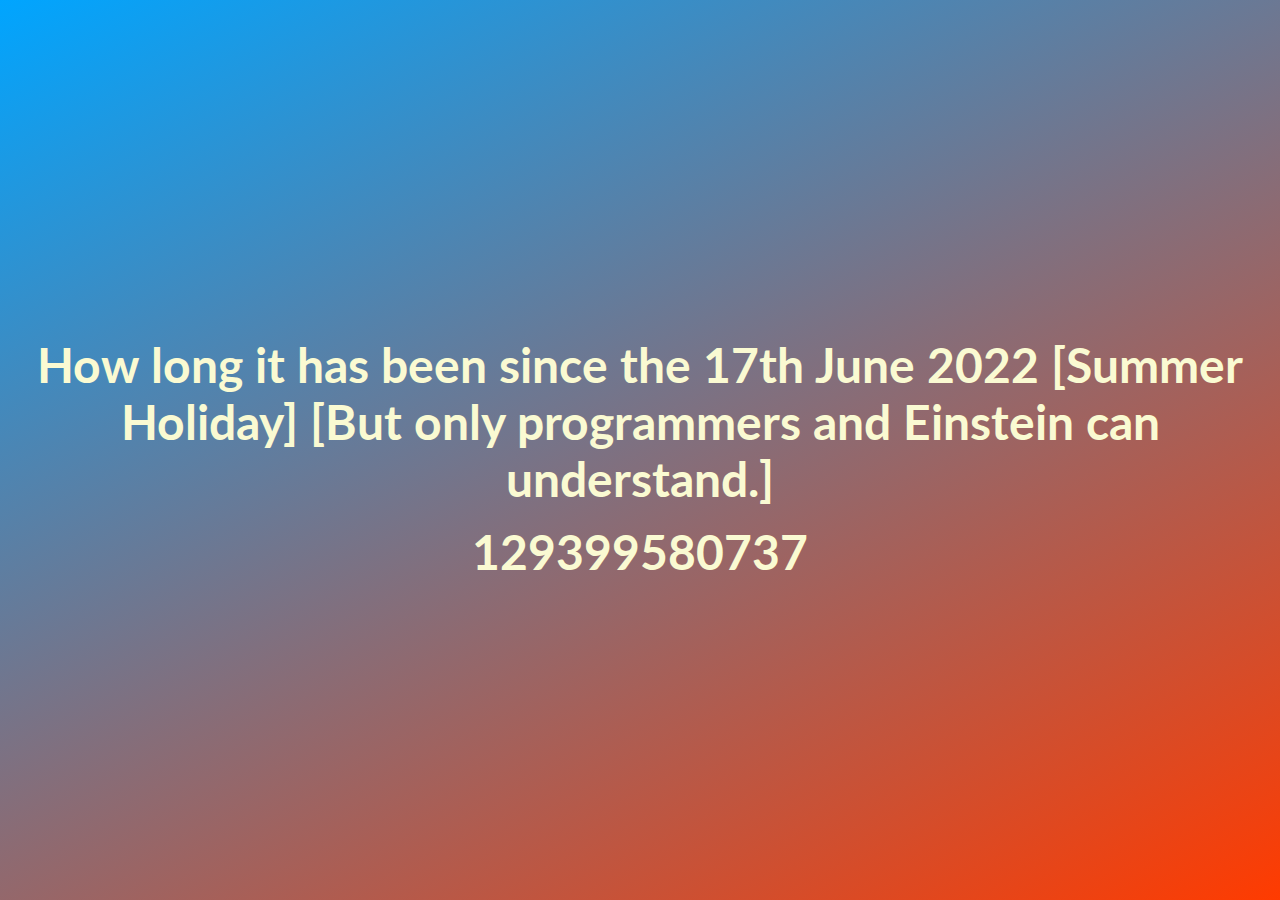
<file: countdowns/summer-countdown/einsteinMode/index.html>
<!DOCTYPE html>
<html lang="en">
    <head>
        <meta charset="UTF-8">
        <meta http-equiv="X-UA-Compatible" content="IE=edge">
        <meta name="viewport" content="width=device-width, initial-scale=1.0">
        <title>Einstein Mode Summer Holiday [2022] Countdown by DoguCigsar</title>
        <link rel="stylesheet" href="./style.css"/>
        <link rel="preconnect" href="https://fonts.googleapis.com">
        <link href="https://fonts.googleapis.com/css2?family=Lato&display=swap" rel="stylesheet">
        <link rel="icon" type="image/x-icon" href="/favicon.png">
        </head>
    <body>
        <section class="countdown">
            <div>
                <h2 class="center-text">Einstein Mode</h2>
                <div class="count-down">
                    <div class="container-day">
                        <h3 class="einstein">0</h3>
                    </div>
                </div>
            </div>
        </section>
        <script src="./script.js"></script>
    </body>
</html>
</file>
<file: birthday/style.css>
*{
    font-family: 'Roboto', sans-serif;
}
/* align 4 divs per row */

div{
    background-image: transparent;
    display: inline-block;
    margin: 10px;
    padding: 10px;
    border: 2px solid rgb(0, 0, 0);
    border-radius: 5px;
}
.container{
    background-image: linear-gradient(120deg, #e0c3fc 0%, #8ec5fc 100%);
    width: 100%;
    margin: 0 auto;
}

body{
    background-image: linear-gradient(120deg, #fccb90 0%, #d57eeb 100%);
}
.selin{
    background: linear-gradient(320deg, rgba(255,0,0,1) 0%, rgba(116,116,116,1) 100%);
}
.dogu{
    background: linear-gradient(320deg, rgba(255,139,0,1) 0%, rgba(189,73,90,1) 100%);
}
.arkin{
    background: linear-gradient(320deg, rgba(54,127,255,1) 0%, rgba(210,79,255,1) 100%);
}
.arda{
    background: linear-gradient(114deg, rgba(205,116,7,1) 0%, rgba(215,0,31,1) 100%);
}
.cemre{
    background: linear-gradient(326deg, rgba(255,117,0,1) 0%, rgba(119,82,88,1) 100%);
}
.nisanur{
    background: linear-gradient(326deg, rgba(50,158,36,1) 0%, rgba(119,82,88,1) 100%);
}
.doruk-e{ 
    background: linear-gradient(326deg, rgba(0,160,223,1) 0%, rgba(119,82,88,1) 100%);
}
.ecrin{
    background: linear-gradient(326deg, rgba(4,230,176,1) 0%, rgba(119,82,88,1) 100%);
}
.nisa{
    background: linear-gradient(326deg, rgba(148,42,215,1) 0%, rgba(119,82,88,1) 100%);
}
.melih{ 
    background: linear-gradient(326deg, rgba(222,51,51,1) 0%, rgba(119,82,88,1) 100%);
}
.meliksah{ 
    background: linear-gradient(326deg, rgba(255,237,0,1) 0%, rgba(119,82,88,1) 100%);
}
.sila{
    background: linear-gradient(326deg, rgba(0,234,255,1) 0%, rgba(119,82,88,1) 100%);
}
.yagiz{
    background: linear-gradient(326deg, rgba(15,160,227,1) 0%, rgba(33,219,156,1) 100%);
}
.yagmur{
    background: linear-gradient(326deg, rgba(244,108,7,1) 0%, rgba(119,82,88,1) 100%);
}
.tunahan{
    background: linear-gradient(326deg, rgba(244,108,7,1) 0%, rgba(119,82,88,1) 100%);
}
.mehmet{
    background: linear-gradient(326deg, rgba(12,152,217,1) 0%, rgba(61,217,172,1) 100%);
}
</file>
<file: hardToFindSoftware/style.css>
body{
    background-color: #8BC6EC;
background-image: linear-gradient(100deg, #8BC6EC 0%, #9599E2 100%);

}

*{
    font-family: 'Roboto', sans-serif;
}
.title{
    text-align: center;
}
.pages{
    /*Center buttons in div*/
    display: flex;
    justify-content: center;
    align-items: center;
    padding-top: 10%;
}
.button{
    background-color: #1B5583;
    border: none;
    color: white;
    padding: 15px 32px;
    text-align: center;
    text-decoration: none;
    display: inline-block;
    font-size: 16px;
    margin: 4px 2px;
    cursor: pointer;
    border-radius: 50px;
    transition: 0.5s;
}
.button:hover{
    background-color: #0e2f49;
    color: white;
}
</file>
<file: MorpaTests/style.css>
body{
    background-color: #8BC6EC;
background-image: linear-gradient(100deg, #8BC6EC 0%, #9599E2 100%);

}

*{
    font-family: 'Roboto', sans-serif;
}
.title{
    text-align: center;
}
.pages{
    /*Center buttons in div*/
    display: flex;
    justify-content: center;
    align-items: center;
    padding-top: 10%;
}
.button{
    background-color: #1B5583;
    border: none;
    color: white;
    padding: 15px 32px;
    text-align: center;
    text-decoration: none;
    display: inline-block;
    font-size: 16px;
    margin: 4px 2px;
    cursor: pointer;
    border-radius: 50px;
    transition: 0.5s;
}
.button:hover{
    background-color: #0e2f49;
    color: white;
}
</file>
<file: python-playground/style.css>
body{
   background-image: url("https://wallpaperaccess.com/full/1155052.jpg");
}
*{
    font-family: 'Roboto', sans-serif;
}
button{
    padding: 14px 20px;
    margin: 8px 0;
    border: none;
    cursor: pointer;
    border-radius: 4px;
}
</file>
<file: quizTracker/style.css>
body{
    background-color: #8BC6EC;
background-image: linear-gradient(140deg, #8BC6EC 0%, #9599E2 100%);

}

*{
    font-family: 'Roboto', sans-serif;
}

.quizTracker{
    /* align verticaly */
    display: flex;
    flex-direction: column;
    align-items: center;
    justify-content: center;
    /* align horizontaly */
    height: 100%;
    width: 100%;
    padding-top: 10%;
}
.title{
    font-size: 2.5rem;
    text-align: center;
    margin-bottom: 1rem;
}
</file>
<file: to-do-app/style.css>
* {
  margin: 0;
  padding: 0;
  box-sizing: border-box;
}
body {
  background-color: #74EBD5;
background-image: linear-gradient(90deg, #74EBD5 0%, #9FACE6 100%);

  color: white;
  font-family: "Roboto", sans-serif;
  min-height: 100vh;
}
header {
  font-size: 2rem;
}

header,
form {
  min-height: 20vh;
  display: flex;
  justify-content: center;
  align-items: center;
  text-align: center;
}
.title{
  text-align: center;
  padding-top: 0.5vh;
}
form input,
form button {
  padding: 0.5rem;
  font-size: 2rem;
  border: none;
  background: white;
}
form button {
  color: #74EBD5;
  background: #f7fffe;
  cursor: pointer;
  transition: all 0.3s ease;
}
form button:hover {
  background: #74EBD5;
  color: white;
}
.todo-container {
  display: flex;
  justify-content: center;
  align-items: center;
}

.todo-list {
  min-width: 30%;
  list-style: none;
}

.todo {
  margin: 0.5rem;
  background: white;
  font-size: 1.5rem;
  color: black;
  display: flex;
  justify-content: space-between;
  align-items: center;
  transition: all 1s ease;
}
.filter-todo {
  padding: 1rem;
}
.todo li {
  flex: 1;
}

.trash-btn,
.complete-btn {
  background: #74EBD5;
  color: white;
  border: none;
  padding: 1rem;
  cursor: pointer;
  font-size: 1rem;
}
.complete-btn {
  background: rgb(11, 212, 162);
}
.todo-item {
  padding: 0rem 0.5rem;
}

.fa-trash,
.fa-check {
  pointer-events: none;
}

.fall {
  transform: translateY(10rem) rotateZ(20deg);
  opacity: 0;
}

.completed {
  text-decoration: line-through;
  opacity: 0.5;
}

/*CUSTOM SELECTOR */
select {
  -webkit-appearance: none;
  -moz-appearance: none;
  -ms-appearance: none;
  appearance: none;
  outline: 0;
  box-shadow: none;
  border: 0 !important;
  background-image: none;
}

/* Custom Select */
.select {
  margin: 1rem;
  position: relative;
  overflow: hidden;
}
select {
  color: black;
  font-family: "Roboto", sans-serif;
  cursor: pointer;
  width: 12rem;
}
/* Arrow */
.select::after {
  content: "\25BC";
  position: absolute;
  top: 0;
  right: 0;
  padding: 1rem;
  background: #74EBD5;
  cursor: pointer;
  pointer-events: none;
}
/* Transition */
/*
.select:hover::after {
  transform: scale(1.5);
}
*/
</file>
<file: year-end-thoughts/style.css>
*{
    font-family: 'Roboto', sans-serif;
}
.title{
    text-align: center;
    border: none;
    display: block;
}
body{
    background: #FEAC5E;  /* fallback for old browsers */
background: -webkit-linear-gradient(to right, #4BC0C8, #C779D0, #FEAC5E);  /* Chrome 10-25, Safari 5.1-6 */
background: linear-gradient(to right, #4BC0C8, #C779D0, #FEAC5E); /* W3C, IE 10+/ Edge, Firefox 16+, Chrome 26+, Opera 12+, Safari 7+ */
color: lightgoldenrodyellow;
}

div{
    
    background-image: transparent;
    display: inline-block;
    margin: 10px;
    padding: 10px;
    border: 2px solid rgb(0, 0, 0);
    border-radius: 5px;
}
.thoughts{
    margin: 0 auto;
}
</file>
<file: z-book-keys/style.css>
*{
    font-family: 'Roboto', sans-serif;
}
.title{
    text-align: center;
}
body{
    background-color: #4158D0;
background-image: linear-gradient(-43deg, #4158D0 0%, #C850C0 46%, #FFCC70 100%);

}

.keys{
    /*do a square box with a border*/
    width: 100%;
    border: 1px solid black;
    border-radius: 10px;
    text-align: center;

}
.key-div{
    /*resize to make a square box with a border*/
    border: 2px solid black;
    border-radius: 10px;
    padding: 10px;
    margin: 10px;
    text-align: center;

}
.key-texts{
    align-items: center;
    display: flex;
    justify-content: center;

}
.key-level{
    height: 100%;
    width: 100%;
    font-size: 20px;
    font-weight: bold;
    margin: 10px;
    padding: 10px;
    border: 2px solid rgb(0, 0, 0);
    border-radius: 5px;

}
</file>
<file: countdowns/21-Holiday-Countdown/style.css>
*{
    margin: 0;
    padding: 0;
    box-sizing: border-box;
}
#background{
    background: rgb(255,0,0);
    background: linear-gradient(333deg, rgba(255,0,0,1) 0%, rgba(0,86,255,1) 100%);
}
body{
    color: lightgoldenrodyellow;
    font-family: "Lato", monospace;
    background: rgb(255,0,0);
    background: linear-gradient(333deg, rgba(255,0,0,1) 0%, rgba(0,86,255,1) 100%);
}
h2{
    font-size: 5rem;
    font-weight: bold;
    padding: 1rem;
}
.countdown{
    min-height: 100vh;
    display: flex;
    align-items: center;
    flex-direction: column;
    justify-content: center;
    text-align: center;
}
.center-text{
    display: flex;
    align-items: center;
    flex-direction: column;
}
.count-down{
    display: flex;
    justify-content: space-around;
}
.day,.hour,.minute,.second{
    font-size: 3rem;
}
.time{
  font-size: 3rem;
}
.date{
  font-size: 1.5rem;
}
.einstein-button{
    color: lightgoldenrodyellow;
    background: rgb(255,0,0);
    background: linear-gradient(333deg, rgba(255,0,0,1) 0%, rgba(0,86,255,1) 100%);
    border: 100px;
    padding: 20px 50px;
    text-align: center;
    font-size: 20px;
    border-radius: 50px;
    opacity: 1;
    font-weight: bold;
}
</file>
<file: countdowns/summer-countdown/style.css>
*{
    margin: 0;
    padding: 0;
    box-sizing: border-box;
}
#background{
    background: rgb(255,59,0);
    background: linear-gradient(333deg, rgba(255,59,0,1) 0%, rgba(0,165,255,1) 100%);
}
body{
    color: lightgoldenrodyellow;
    font-family: "Lato", monospace;
    background: rgb(255,59,0);
    background: linear-gradient(333deg, rgba(255,59,0,1) 0%, rgba(0,165,255,1) 100%);
}
h2{
    font-size: 5rem;
    font-weight: bold;
    padding: 1rem;
}
.countdown{
    min-height: 100vh;
    display: flex;
    align-items: center;
    flex-direction: column;
    justify-content: center;
    text-align: center;
}
.center-text{
    display: flex;
    align-items: center;
    flex-direction: column;
}
.count-down{
    display: flex;
    justify-content: space-around;
}
.day,.hour,.minute,.second{
    font-size: 3rem;
}
.time{
  font-size: 3rem;
}
.date{
  font-size: 1.5rem;
}
.einstein-button{
    color: lightgoldenrodyellow;
    background: rgb(255,59,0);
    background: linear-gradient(333deg, rgba(255,59,0,1) 0%, rgba(0,165,255,1) 100%);
    border: 100px;
    padding: 20px 50px;
    text-align: center;
    font-size: 20px;
    border-radius: 50px;
    opacity: 1;
    font-weight: bold;
}
</file>
<file: countdowns/21-Holiday-Countdown/einsteinMode/style.css>
*{
    margin: 0;
    padding: 0;
    box-sizing: border-box;
}
#background{
    background: rgb(255,0,0);
    background: linear-gradient(333deg, rgba(255,0,0,1) 0%, rgba(0,86,255,1) 100%);
}
body{
    color: lightgoldenrodyellow;
    font-family: "Lato", monospace;
    background: rgb(255,0,0);
    background: linear-gradient(333deg, rgba(255,0,0,1) 0%, rgba(0,86,255,1) 100%);
}
h2{
    font-size: 5rem;
    font-weight: bold;
    padding: 1rem;
}
.countdown{
    min-height: 100vh;
    display: flex;
    align-items: center;
    flex-direction: column;
    justify-content: center;
    text-align: center;
}
.center-text{
    display: flex;
    align-items: center;
    flex-direction: column;
}
.count-down{
    display: flex;
    justify-content: space-around;
}
.day,.hour,.minute,.second{
    font-size: 3rem;
}
.time{
  font-size: 3rem;
}
.date{
  font-size: 1.5rem;
}
.einstein{
    font-size: 3rem;
}
</file>
<file: countdowns/summer-countdown/einsteinMode/style.css>
*{
    margin: 0;
    padding: 0;
    box-sizing: border-box;
}
#background{
    background: rgb(255,59,0);
    background: linear-gradient(333deg, rgba(255,59,0,1) 0%, rgba(0,165,255,1) 100%);
}
body{
    color: lightgoldenrodyellow;
    font-family: "Lato", monospace;
    background: rgb(255,59,0);
    background: linear-gradient(333deg, rgba(255,59,0,1) 0%, rgba(0,165,255,1) 100%);
}
h2{
    font-size: 5rem;
    font-weight: bold;
    padding: 1rem;
}
.countdown{
    min-height: 100vh;
    display: flex;
    align-items: center;
    flex-direction: column;
    justify-content: center;
    text-align: center;
}
.center-text{
    display: flex;
    align-items: center;
    flex-direction: column;
}
.count-down{
    display: flex;
    justify-content: space-around;
}
.day,.hour,.minute,.second{
    font-size: 3rem;
}
.time{
  font-size: 3rem;
}
.date{
  font-size: 1.5rem;
}
.einstein{
    font-size: 3rem;
}
</file>
